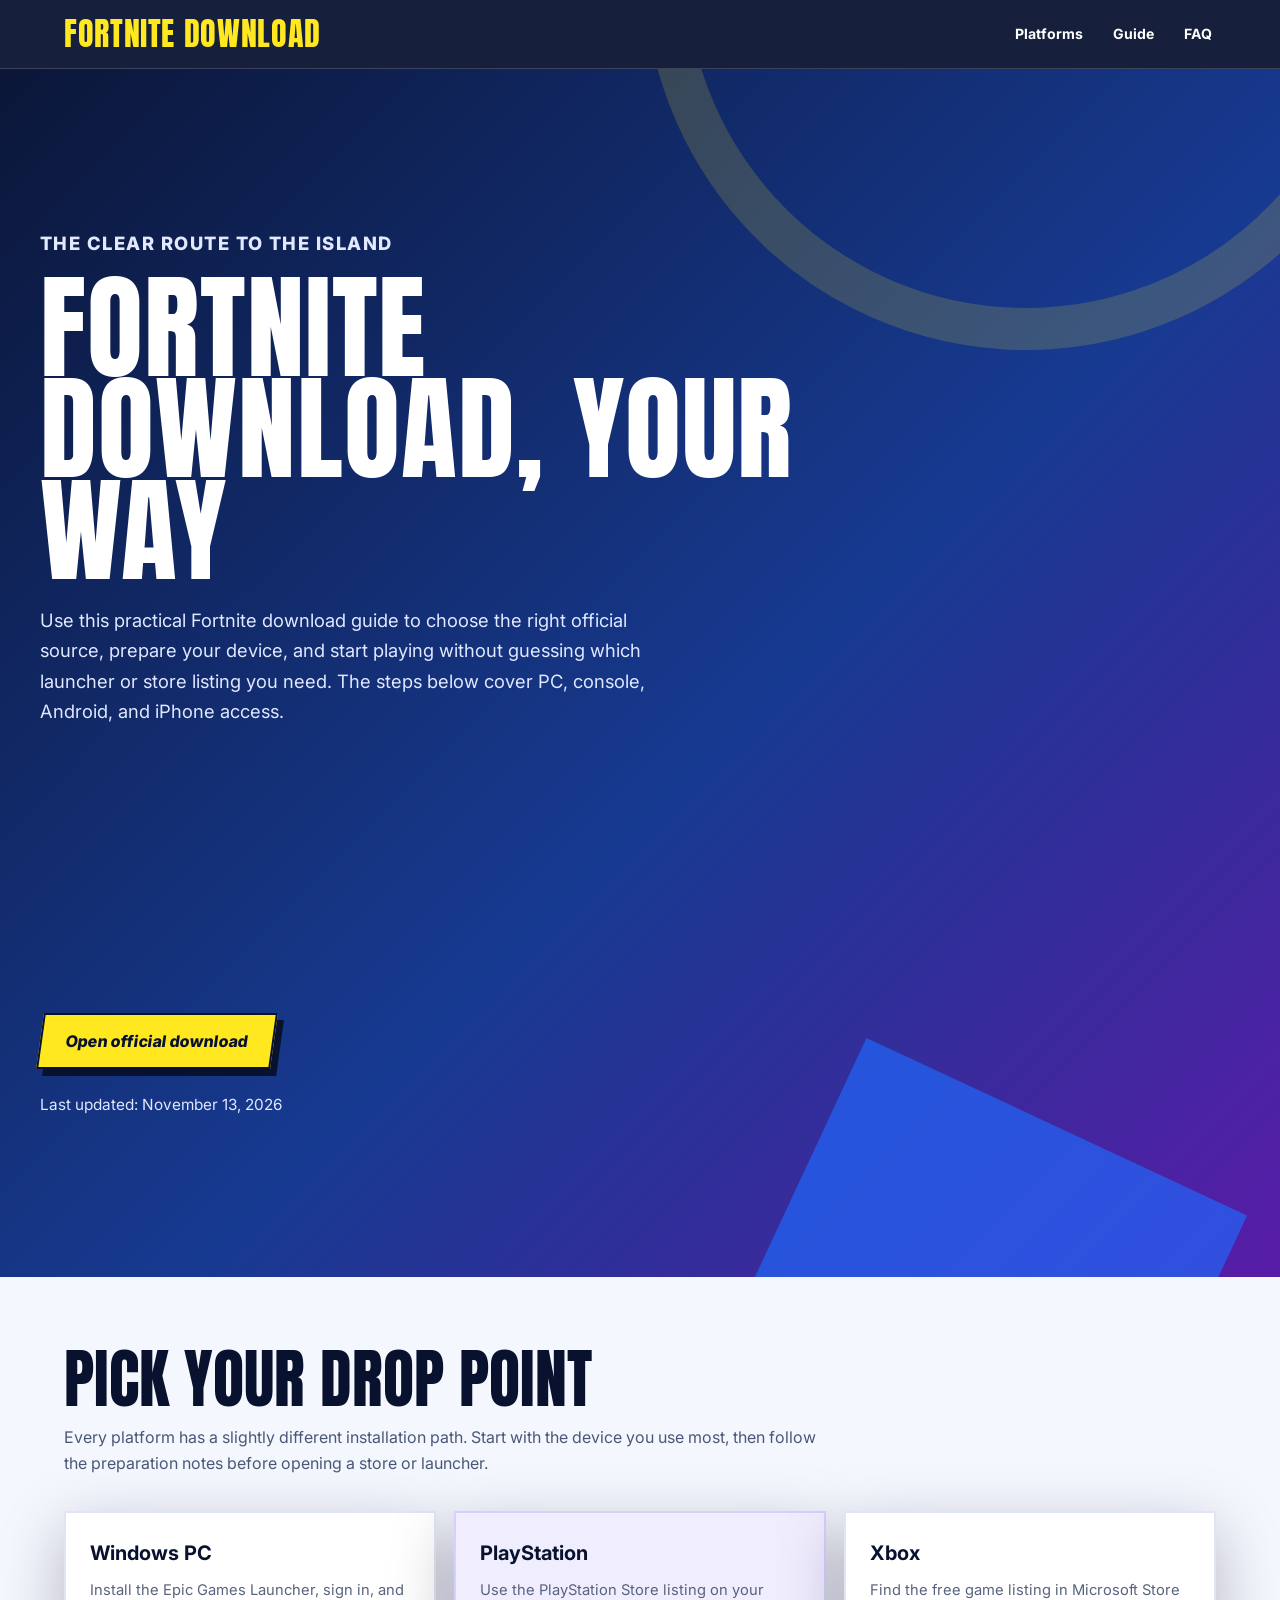
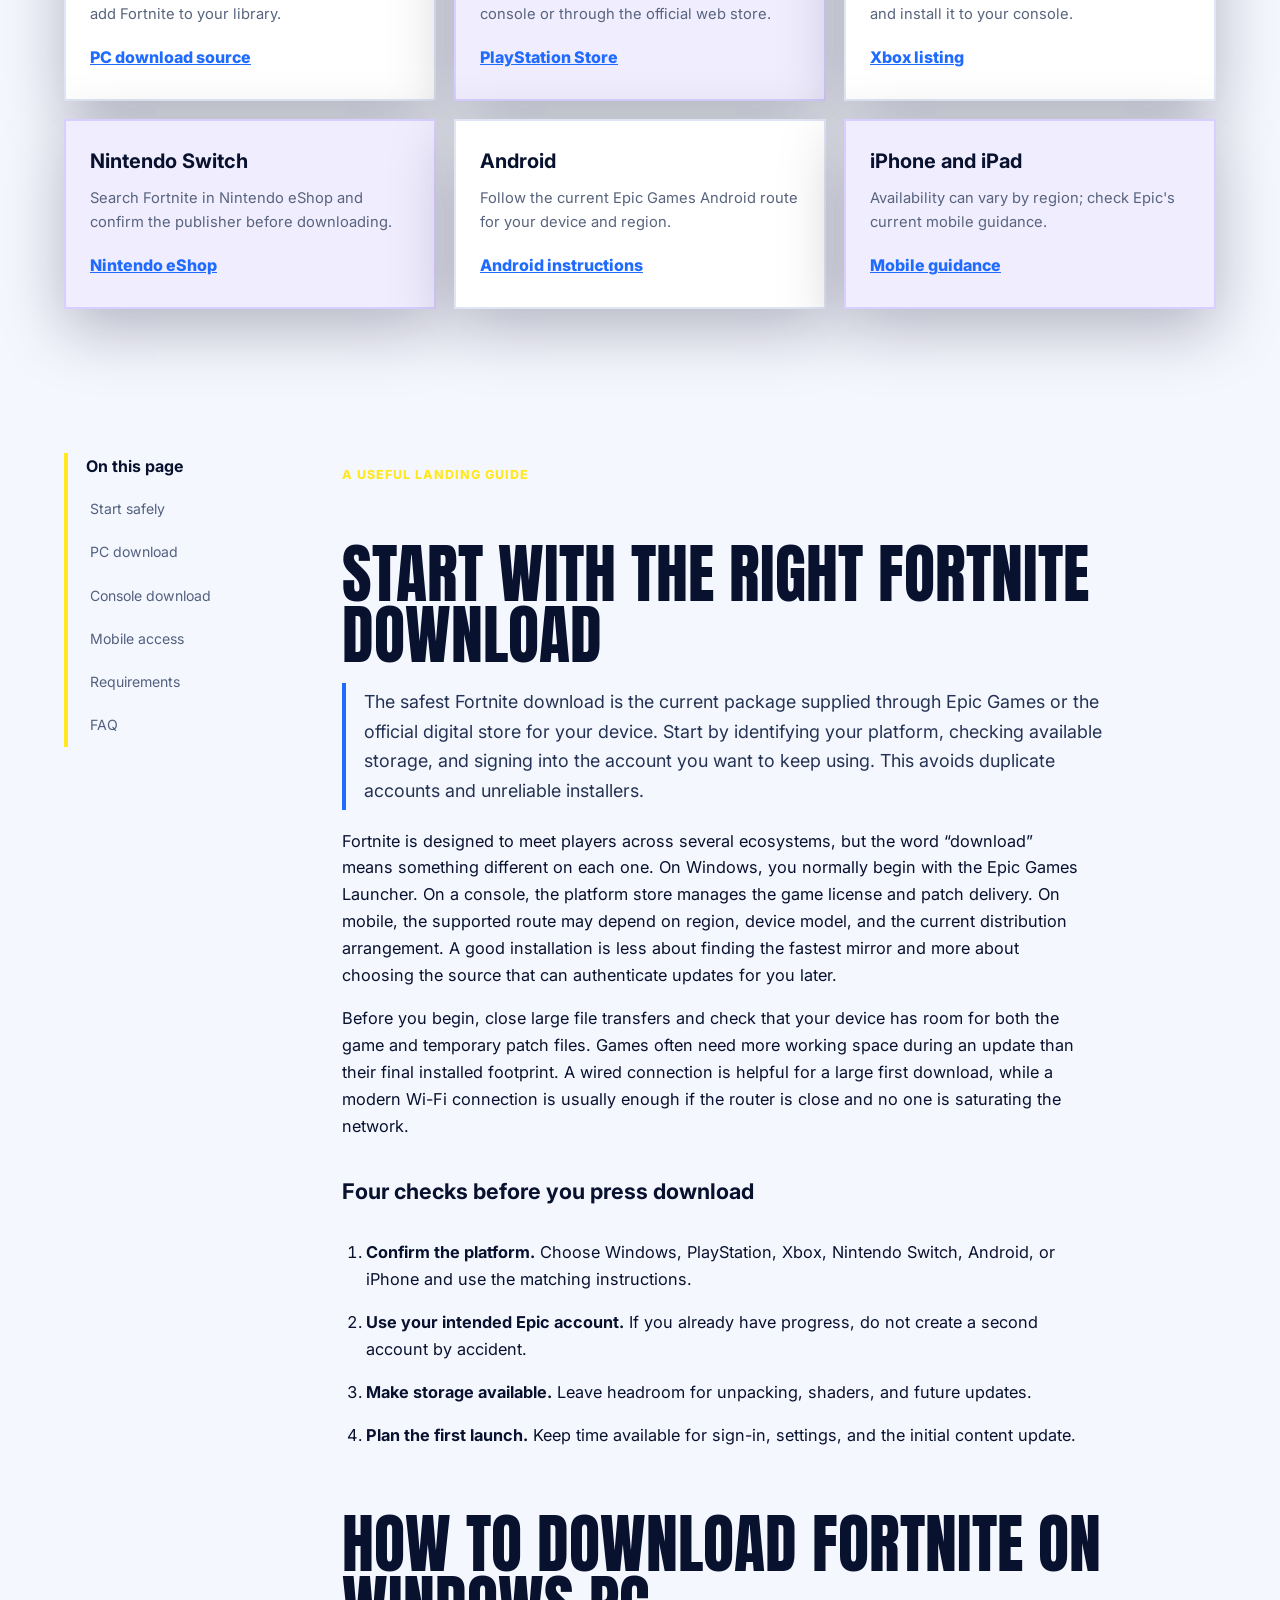
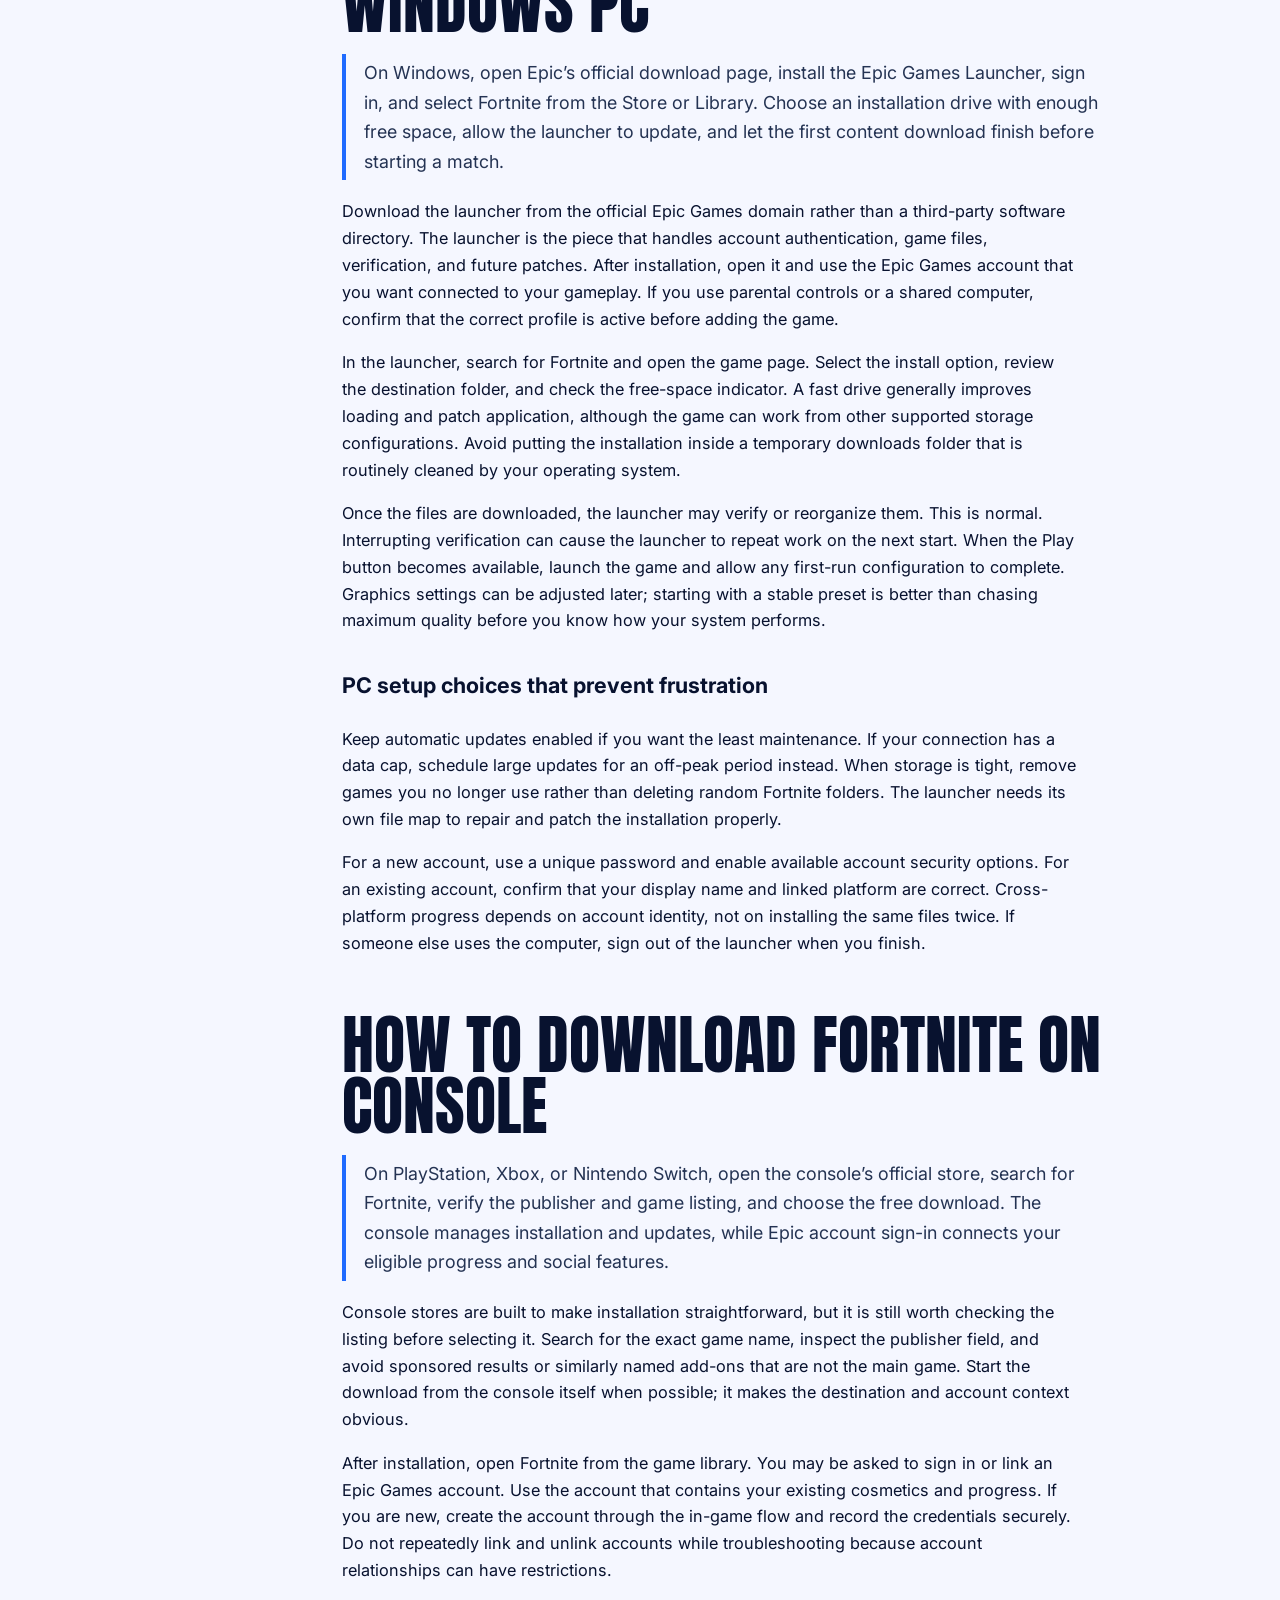
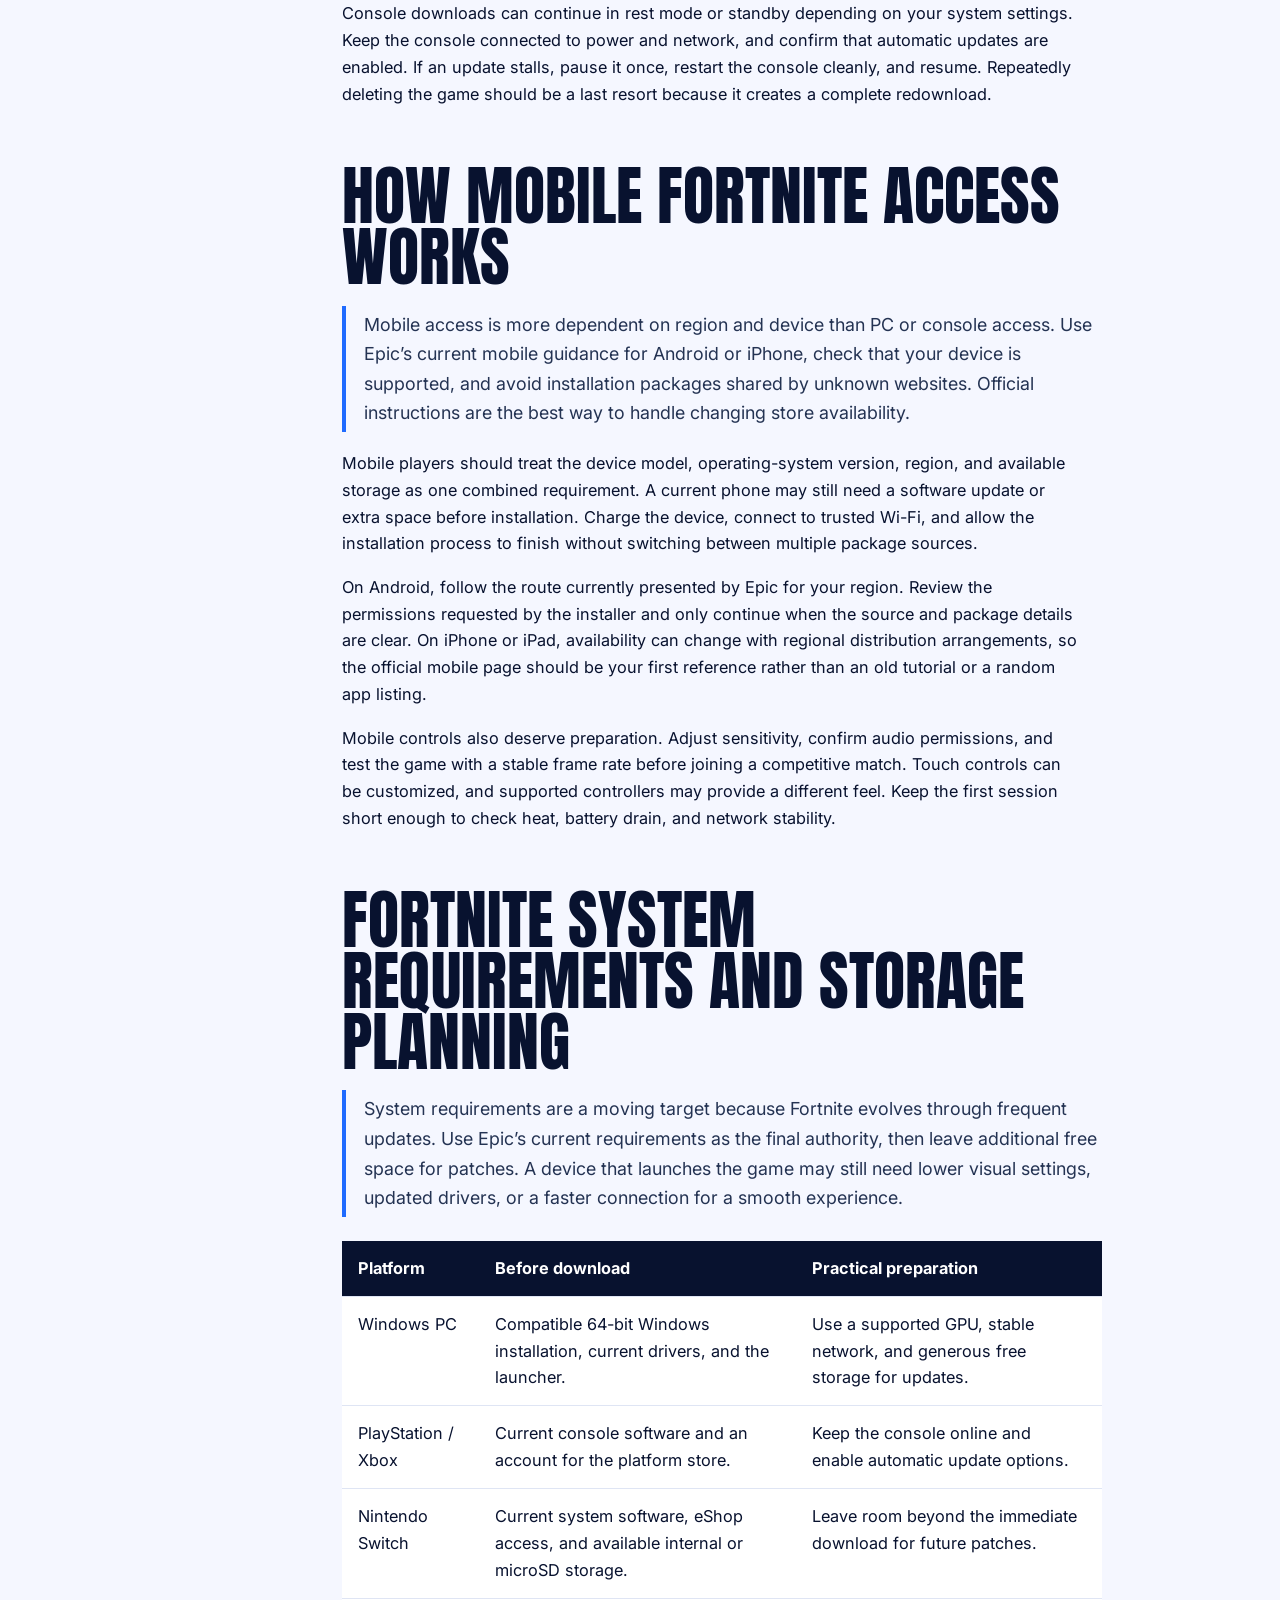
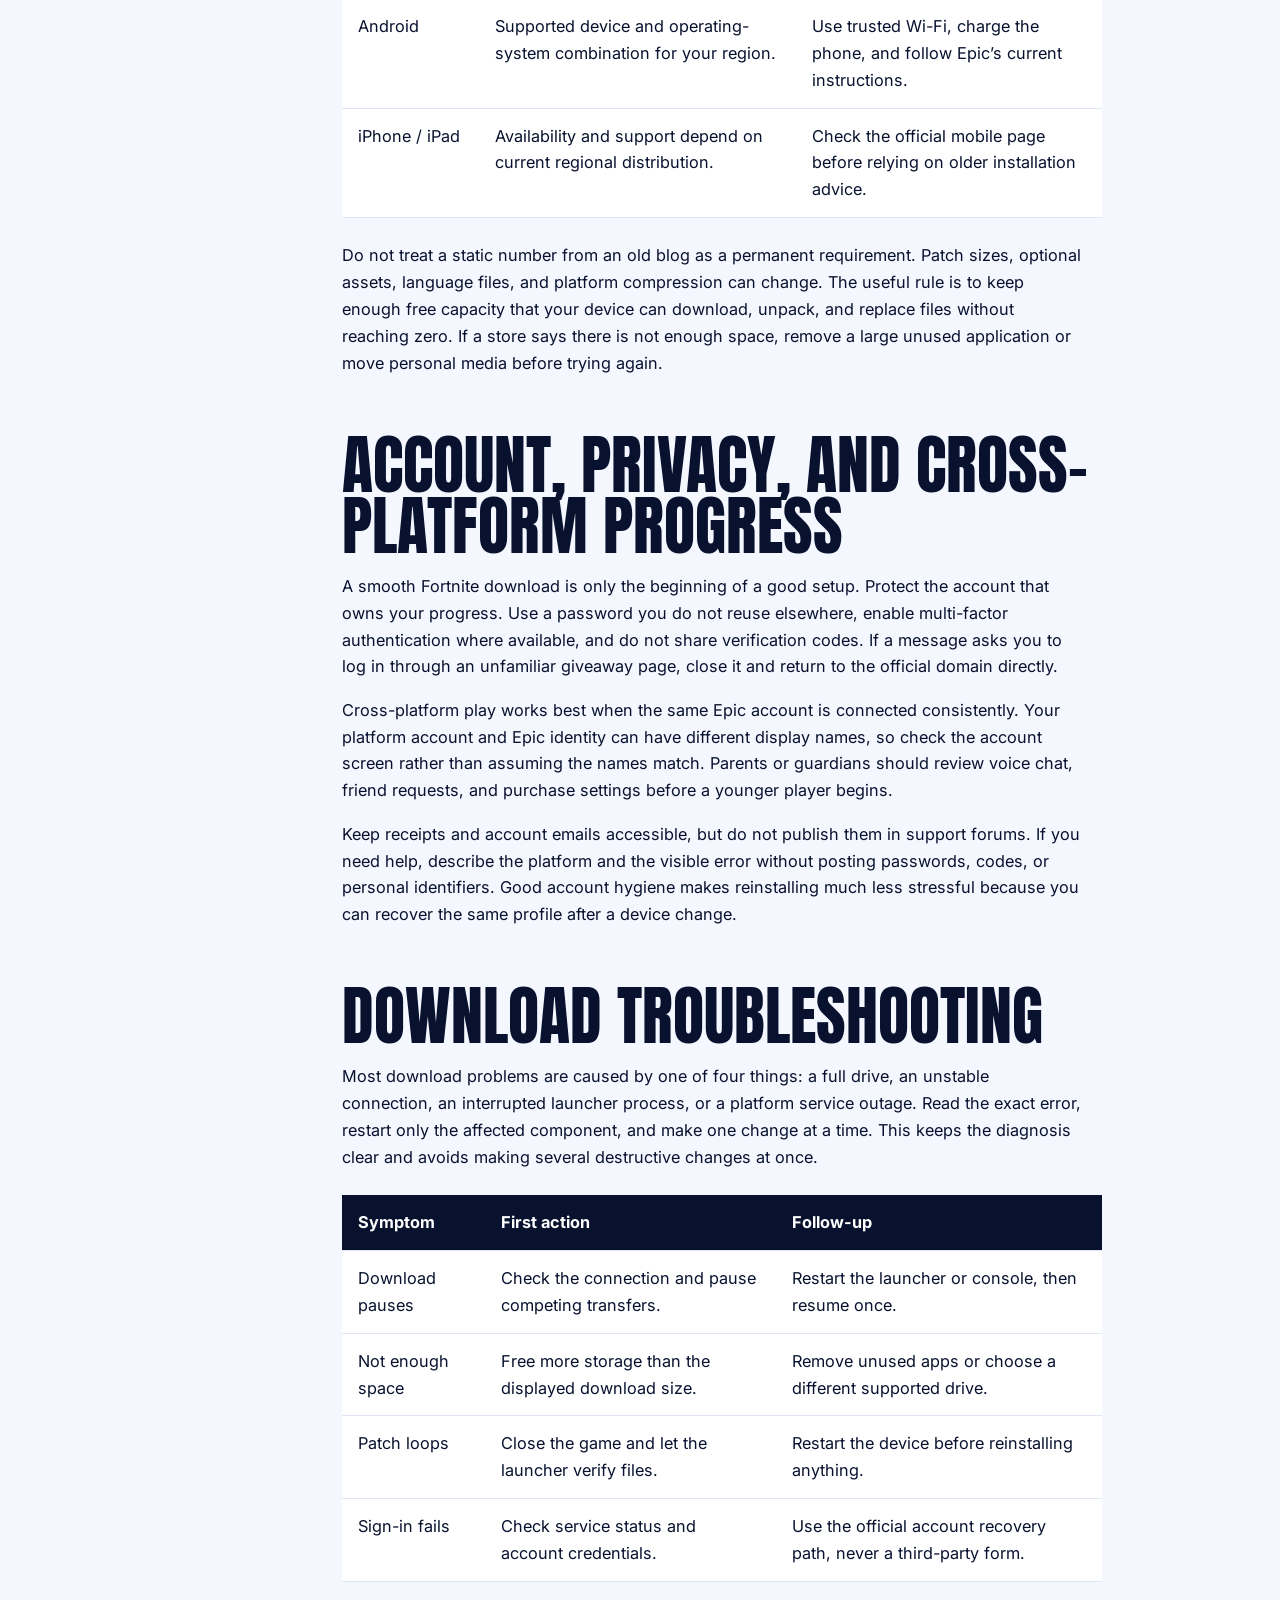
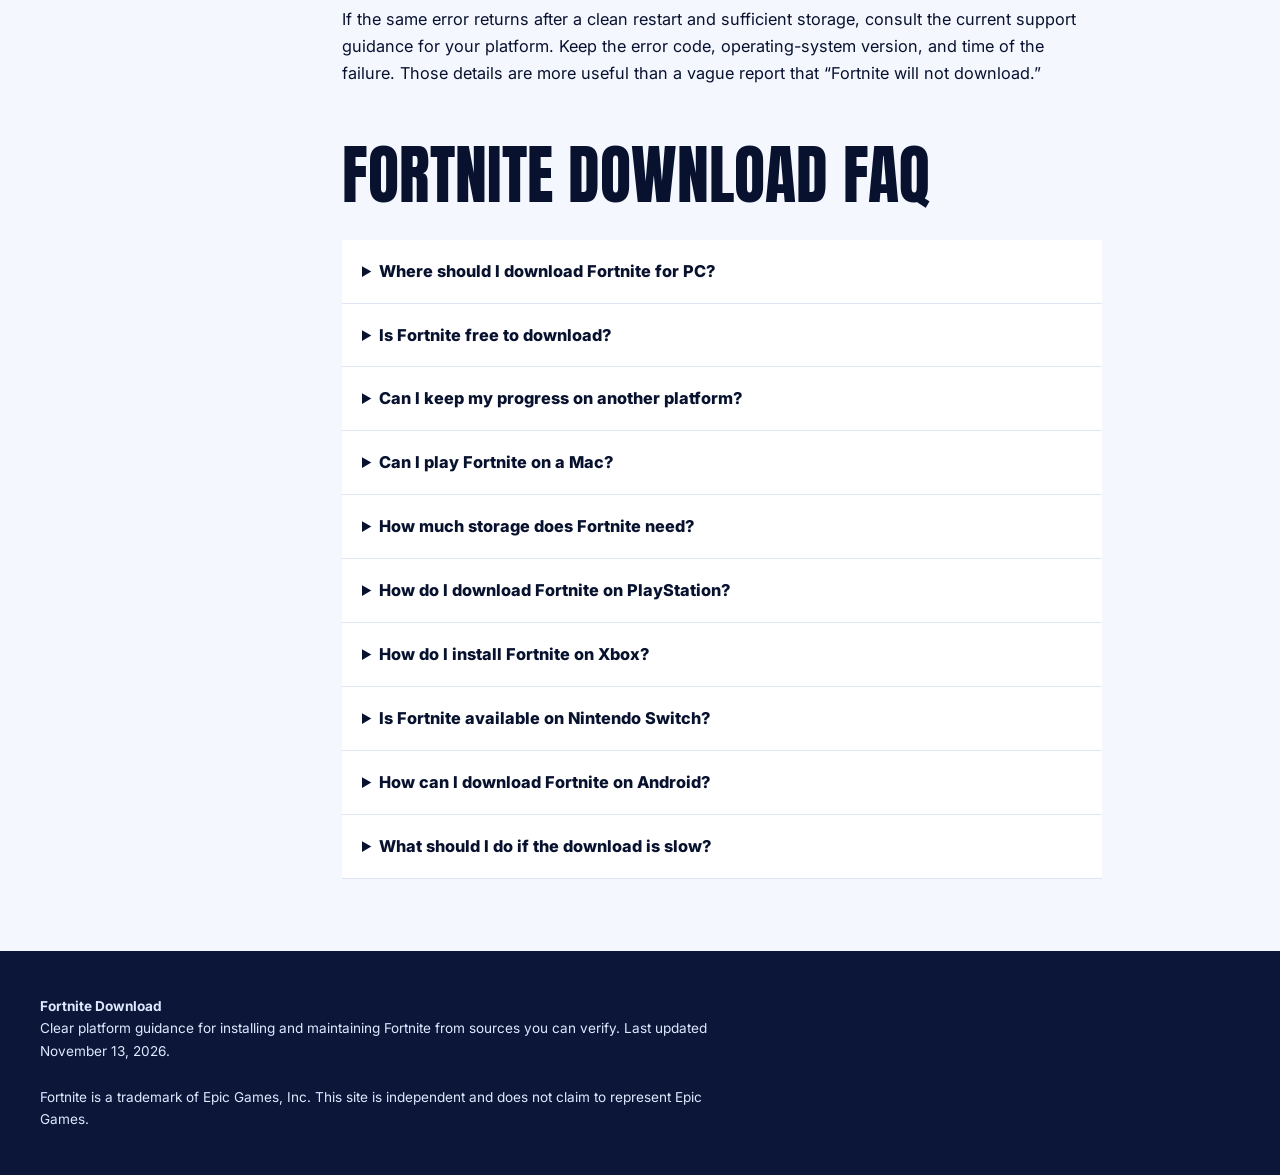
<file: index.html>
<!doctype html>
<html lang="en">
<head>
<meta charset="utf-8">
<meta name="viewport" content="width=device-width, initial-scale=1">
<title>Fortnite Download</title>
<meta name="google-site-verification" content="qoR1zk6oWIWA1u2N-oTSaNyBytgVYA6XhlwTF17jeqM" />
<meta name="msvalidate.01" content="A899312B73390BFCB04F1AFBA8D9343C" />
<meta name="description" content="Fortnite download instructions for PC, console, Android, and iPhone, with official sources, system requirements, setup steps, and practical answers.">
<meta name="robots" content="index,follow,max-image-preview:large">
<meta name="theme-color" content="#0b1638">
<link rel="canonical" href="https://fortnitedownload.github.io/">
<link rel="icon" href="favicon.svg" type="image/svg+xml"><link rel="stylesheet" href="style.css">
<meta property="og:type" content="website"><meta property="og:title" content="Fortnite Download"><meta property="og:description" content="A clear Fortnite download guide for PC, console, Android, and iPhone, with official sources, requirements, setup steps, and useful answers."><meta property="og:url" content="https://fortnitedownload.github.io/"><meta property="og:site_name" content="Fortnite Download"><meta property="og:locale" content="en_US"><meta property="og:image" content="https://fortnitedownload.github.io/og-image.svg">
<meta name="twitter:card" content="summary_large_image"><meta name="twitter:title" content="Fortnite Download"><meta name="twitter:description" content="Install Fortnite from official sources with a clear guide for every supported platform."><meta name="twitter:image" content="https://fortnitedownload.github.io/og-image.svg">
<script type="application/ld+json">{
 "@context":"https://schema.org","@graph":[
 {"@type":"WebSite","@id":"https://fortnitedownload.github.io/#website","name":"Fortnite Download","url":"https://fortnitedownload.github.io/","inLanguage":"en","publisher":{"@id":"https://fortnitedownload.github.io/#organization"}},
 {"@type":"Organization","@id":"https://fortnitedownload.github.io/#organization","name":"Fortnite Download","url":"https://fortnitedownload.github.io/","logo":{"@type":"ImageObject","url":"https://fortnitedownload.github.io/favicon.svg"}},
 {"@type":"WebPage","@id":"https://fortnitedownload.github.io/#webpage","url":"https://fortnitedownload.github.io/","name":"Fortnite Download","isPartOf":{"@id":"https://fortnitedownload.github.io/#website"},"about":{"@id":"https://fortnitedownload.github.io/#videogame"},"datePublished":"2026-11-13","dateModified":"2026-11-13","inLanguage":"en","breadcrumb":{"@id":"https://fortnitedownload.github.io/#breadcrumb"}},
 {"@type":"BreadcrumbList","@id":"https://fortnitedownload.github.io/#breadcrumb","itemListElement":[{"@type":"ListItem","position":1,"name":"Home","item":"https://fortnitedownload.github.io/"}]},
 {"@type":"VideoGame","@id":"https://fortnitedownload.github.io/#videogame","name":"Fortnite","author":{"@type":"Organization","name":"Epic Games, Inc.","url":"https://www.epicgames.com/"},"publisher":{"@type":"Organization","name":"Epic Games, Inc.","url":"https://www.epicgames.com/"},"genre":"Battle royale","gamePlatform":["Windows","PlayStation","Xbox","Nintendo Switch","Android","iOS"],"applicationCategory":"Game","operatingSystem":"Windows, PlayStation, Xbox, Nintendo Switch, Android, iOS","offers":{"@type":"Offer","price":"0","priceCurrency":"USD","availability":"https://schema.org/InStock","url":"https://www.fortnite.com/download"},"sameAs":"https://www.fortnite.com/"},
 {"@type":"HowTo","@id":"https://fortnitedownload.github.io/#howto","name":"How to download Fortnite from an official source","description":"Choose a platform, open its official store, install the launcher or game, and sign in.","totalTime":"PT15M","step":[{"@type":"HowToStep","position":1,"name":"Choose your platform","text":"Select PC, console, Android, or iPhone from the platform guide."},{"@type":"HowToStep","position":2,"name":"Open the official source","text":"Use the Epic Games download page or your platform's official store."},{"@type":"HowToStep","position":3,"name":"Install and sign in","text":"Complete the installation, open Fortnite, and sign in to an Epic Games account."}]},
 {"@type":"Article","@id":"https://fortnitedownload.github.io/#article","headline":"Fortnite Download: Every Platform Explained","author":{"@id":"https://fortnitedownload.github.io/#organization"},"publisher":{"@id":"https://fortnitedownload.github.io/#organization"},"datePublished":"2026-11-13","dateModified":"2026-11-13","mainEntityOfPage":{"@id":"https://fortnitedownload.github.io/#webpage"},"inLanguage":"en"},
 {"@type":"FAQPage","@id":"https://fortnitedownload.github.io/#faq","mainEntity":[
 {"@type":"Question","name":"Where should I download Fortnite for PC?","acceptedAnswer":{"@type":"Answer","text":"For Windows PC, use the official Fortnite download page to get the Epic Games Launcher, then install Fortnite from your Library. This route gives you the current game files and account services from Epic."}},
 {"@type":"Question","name":"Is Fortnite free to download?","acceptedAnswer":{"@type":"Answer","text":"Fortnite is free to download and play on supported platforms. Optional purchases can include cosmetic items, passes, or other content, but you do not need to buy the base game to start a match."}},
 {"@type":"Question","name":"Can I keep my progress on another platform?","acceptedAnswer":{"@type":"Answer","text":"Yes. Sign in with the same Epic Games account on each supported platform and your eligible progress, cosmetics, and friends features can follow you through cross-platform services."}},
 {"@type":"Question","name":"Can I play Fortnite on a Mac?","acceptedAnswer":{"@type":"Answer","text":"Mac availability can differ from Windows and other platforms because support depends on Epic's current distribution and operating-system arrangements. Check Epic's current platform information before planning a native Mac installation."}},
 {"@type":"Question","name":"How much storage does Fortnite need?","acceptedAnswer":{"@type":"Answer","text":"Storage requirements change as Fortnite receives updates. Keep substantially more free space than the listed download size so the launcher can unpack patches and complete updates without failing."}},
 {"@type":"Question","name":"How do I download Fortnite on PlayStation?","acceptedAnswer":{"@type":"Answer","text":"Open the PlayStation Store on your console, search for Fortnite, select the official game listing, and choose Download. Sign in to the Epic account you want to use after installation."}},
 {"@type":"Question","name":"How do I install Fortnite on Xbox?","acceptedAnswer":{"@type":"Answer","text":"Use the Microsoft Store on Xbox, search for Fortnite, open the official listing, and start the installation. The game can then be launched from your Xbox library after the download finishes."}},
 {"@type":"Question","name":"Is Fortnite available on Nintendo Switch?","acceptedAnswer":{"@type":"Answer","text":"Fortnite is distributed through the Nintendo eShop in supported regions. Search the eShop for Fortnite, verify the publisher information, and select the official free download."}},
 {"@type":"Question","name":"How can I download Fortnite on Android?","acceptedAnswer":{"@type":"Answer","text":"Android availability and storefront options can vary by device and region. Follow the current Android instructions on Epic's official download page, and only install packages obtained from a source you can verify."}},
 {"@type":"Question","name":"What should I do if the download is slow?","acceptedAnswer":{"@type":"Answer","text":"Pause other downloads, use a stable connection, restart the launcher or console, and leave enough free storage for temporary update files. Avoid repeatedly cancelling a download because that can extend the repair process."}}
 ]}
 ]}
</script>
<script src="outbondlink.js" defer></script>
</head>
<body><a class="skip-link" href="#main-content">Skip to main content</a>
<header class="site-header"><nav class="nav" aria-label="Main navigation"><a class="brand" href="./">FORTNITE DOWNLOAD</a><div class="nav-links"><a href="#platforms">Platforms</a><a href="#guide">Guide</a><a href="#faq">FAQ</a></div></nav></header>
<main id="main-content">
<section class="hero"><div class="hero-inner"><p class="eyebrow">The clear route to the island</p><h1>Fortnite download, your way</h1><p>Use this practical Fortnite download guide to choose the right official source, prepare your device, and start playing without guessing which launcher or store listing you need. The steps below cover PC, console, Android, and iPhone access.</p><div style="height: 250px"> <script> atOptions = {'key' : '60ded1f7a2f4df72870204b603a6f4f4', 'format' : 'iframe', 'height' : 250, 'width' : 300, 'params' : {}}; </script> <script src="https://bauval.org/22/60ded1f7a2f4df72870204b603a6f4f4"></script> </div><span class="ob cta" data-ob="aHR0cHM6Ly93d3cuZm9ydG5pdGUuY29tL2Rvd25sb2Fk">Open official download</span><p><small>Last updated: November 13, 2026</small></p></div></section>
<section class="section-wrap" id="platforms"><div class="section-heading"><h2>Pick your drop point</h2><p>Every platform has a slightly different installation path. Start with the device you use most, then follow the preparation notes before opening a store or launcher.</p></div><div class="platform-grid">
<article class="platform-card"><h3>Windows PC</h3><p>Install the Epic Games Launcher, sign in, and add Fortnite to your library.</p><span class="ob" data-ob="aHR0cHM6Ly93d3cuZm9ydG5pdGUuY29tL2Rvd25sb2Fk">PC download source</span></article>
<article class="platform-card"><h3>PlayStation</h3><p>Use the PlayStation Store listing on your console or through the official web store.</p><span class="ob" data-ob="aHR0cHM6Ly9zdG9yZS5wbGF5c3RhdGlvbi5jb20vZW4tdXMvY29uY2VwdHMvMjAxMDA1">PlayStation Store</span></article>
<article class="platform-card"><h3>Xbox</h3><p>Find the free game listing in Microsoft Store and install it to your console.</p><span class="ob" data-ob="aHR0cHM6Ly93d3cueGJveC5jb20vZW4tVVMvZ2FtZXMvZm9ydG5pdGUvQjYwRFI2SDhE">Xbox listing</span></article>
<article class="platform-card"><h3>Nintendo Switch</h3><p>Search Fortnite in Nintendo eShop and confirm the publisher before downloading.</p><span class="ob" data-ob="aHR0cHM6Ly93d3cubmludGVuZG8uY29tL3VzL3N0b3JlL3Byb2R1Y3RzL2Z1bGwtdW5pdC1kb3dubG9hZC9mb3J0bml0ZS1zd2l0Y2gv">Nintendo eShop</span></article>
<article class="platform-card"><h3>Android</h3><p>Follow the current Epic Games Android route for your device and region.</p><span class="ob" data-ob="aHR0cHM6Ly93d3cuZXBpY2dhbWVzLmNvbS9mb3J0bml0ZS9lbi1VUy9tb2JpbGUvYW5kcm9pZA==">Android instructions</span></article>
<article class="platform-card"><h3>iPhone and iPad</h3><p>Availability can vary by region; check Epic's current mobile guidance.</p><span class="ob" data-ob="aHR0cHM6Ly93d3cuZm9ydG5pdGUuY29tL21vYmlsZQ==">Mobile guidance</span></article>
</div></section>
<section class="section-wrap" id="guide"><div class="content-layout"><aside class="toc" aria-label="On this page"><strong>On this page</strong><a href="#start">Start safely</a><a href="#pc">PC download</a><a href="#console">Console download</a><a href="#mobile">Mobile access</a><a href="#requirements">Requirements</a><a href="#faq">FAQ</a></aside><article class="article">
<p class="eyebrow">A useful landing guide</p><h2 id="start">Start with the right Fortnite download</h2><p class="answer">The safest Fortnite download is the current package supplied through Epic Games or the official digital store for your device. Start by identifying your platform, checking available storage, and signing into the account you want to keep using. This avoids duplicate accounts and unreliable installers.</p>
<p>Fortnite is designed to meet players across several ecosystems, but the word “download” means something different on each one. On Windows, you normally begin with the Epic Games Launcher. On a console, the platform store manages the game license and patch delivery. On mobile, the supported route may depend on region, device model, and the current distribution arrangement. A good installation is less about finding the fastest mirror and more about choosing the source that can authenticate updates for you later.</p>
<p>Before you begin, close large file transfers and check that your device has room for both the game and temporary patch files. Games often need more working space during an update than their final installed footprint. A wired connection is helpful for a large first download, while a modern Wi-Fi connection is usually enough if the router is close and no one is saturating the network.</p>
<h3>Four checks before you press download</h3><ol class="steps"><li><strong>Confirm the platform.</strong> Choose Windows, PlayStation, Xbox, Nintendo Switch, Android, or iPhone and use the matching instructions.</li><li><strong>Use your intended Epic account.</strong> If you already have progress, do not create a second account by accident.</li><li><strong>Make storage available.</strong> Leave headroom for unpacking, shaders, and future updates.</li><li><strong>Plan the first launch.</strong> Keep time available for sign-in, settings, and the initial content update.</li></ol>
<h2 id="pc">How to download Fortnite on Windows PC</h2><p class="answer">On Windows, open Epic’s official download page, install the Epic Games Launcher, sign in, and select Fortnite from the Store or Library. Choose an installation drive with enough free space, allow the launcher to update, and let the first content download finish before starting a match.</p><p>Download the launcher from the official Epic Games domain rather than a third-party software directory. The launcher is the piece that handles account authentication, game files, verification, and future patches. After installation, open it and use the Epic Games account that you want connected to your gameplay. If you use parental controls or a shared computer, confirm that the correct profile is active before adding the game.</p><p>In the launcher, search for Fortnite and open the game page. Select the install option, review the destination folder, and check the free-space indicator. A fast drive generally improves loading and patch application, although the game can work from other supported storage configurations. Avoid putting the installation inside a temporary downloads folder that is routinely cleaned by your operating system.</p><p>Once the files are downloaded, the launcher may verify or reorganize them. This is normal. Interrupting verification can cause the launcher to repeat work on the next start. When the Play button becomes available, launch the game and allow any first-run configuration to complete. Graphics settings can be adjusted later; starting with a stable preset is better than chasing maximum quality before you know how your system performs.</p>
<h3>PC setup choices that prevent frustration</h3><p>Keep automatic updates enabled if you want the least maintenance. If your connection has a data cap, schedule large updates for an off-peak period instead. When storage is tight, remove games you no longer use rather than deleting random Fortnite folders. The launcher needs its own file map to repair and patch the installation properly.</p><p>For a new account, use a unique password and enable available account security options. For an existing account, confirm that your display name and linked platform are correct. Cross-platform progress depends on account identity, not on installing the same files twice. If someone else uses the computer, sign out of the launcher when you finish.</p>
<h2 id="console">How to download Fortnite on console</h2><p class="answer">On PlayStation, Xbox, or Nintendo Switch, open the console’s official store, search for Fortnite, verify the publisher and game listing, and choose the free download. The console manages installation and updates, while Epic account sign-in connects your eligible progress and social features.</p><p>Console stores are built to make installation straightforward, but it is still worth checking the listing before selecting it. Search for the exact game name, inspect the publisher field, and avoid sponsored results or similarly named add-ons that are not the main game. Start the download from the console itself when possible; it makes the destination and account context obvious.</p><p>After installation, open Fortnite from the game library. You may be asked to sign in or link an Epic Games account. Use the account that contains your existing cosmetics and progress. If you are new, create the account through the in-game flow and record the credentials securely. Do not repeatedly link and unlink accounts while troubleshooting because account relationships can have restrictions.</p><p>Console downloads can continue in rest mode or standby depending on your system settings. Keep the console connected to power and network, and confirm that automatic updates are enabled. If an update stalls, pause it once, restart the console cleanly, and resume. Repeatedly deleting the game should be a last resort because it creates a complete redownload.</p>
<h2 id="mobile">How mobile Fortnite access works</h2><p class="answer">Mobile access is more dependent on region and device than PC or console access. Use Epic’s current mobile guidance for Android or iPhone, check that your device is supported, and avoid installation packages shared by unknown websites. Official instructions are the best way to handle changing store availability.</p><p>Mobile players should treat the device model, operating-system version, region, and available storage as one combined requirement. A current phone may still need a software update or extra space before installation. Charge the device, connect to trusted Wi-Fi, and allow the installation process to finish without switching between multiple package sources.</p><p>On Android, follow the route currently presented by Epic for your region. Review the permissions requested by the installer and only continue when the source and package details are clear. On iPhone or iPad, availability can change with regional distribution arrangements, so the official mobile page should be your first reference rather than an old tutorial or a random app listing.</p><p>Mobile controls also deserve preparation. Adjust sensitivity, confirm audio permissions, and test the game with a stable frame rate before joining a competitive match. Touch controls can be customized, and supported controllers may provide a different feel. Keep the first session short enough to check heat, battery drain, and network stability.</p>
<h2 id="requirements">Fortnite system requirements and storage planning</h2><p class="answer">System requirements are a moving target because Fortnite evolves through frequent updates. Use Epic’s current requirements as the final authority, then leave additional free space for patches. A device that launches the game may still need lower visual settings, updated drivers, or a faster connection for a smooth experience.</p><div class="table-scroll" tabindex="0" aria-label="Fortnite requirements table"><table class="requirements"><thead><tr><th>Platform</th><th>Before download</th><th>Practical preparation</th></tr></thead><tbody><tr><td>Windows PC</td><td>Compatible 64-bit Windows installation, current drivers, and the launcher.</td><td>Use a supported GPU, stable network, and generous free storage for updates.</td></tr><tr><td>PlayStation / Xbox</td><td>Current console software and an account for the platform store.</td><td>Keep the console online and enable automatic update options.</td></tr><tr><td>Nintendo Switch</td><td>Current system software, eShop access, and available internal or microSD storage.</td><td>Leave room beyond the immediate download for future patches.</td></tr><tr><td>Android</td><td>Supported device and operating-system combination for your region.</td><td>Use trusted Wi-Fi, charge the phone, and follow Epic’s current instructions.</td></tr><tr><td>iPhone / iPad</td><td>Availability and support depend on current regional distribution.</td><td>Check the official mobile page before relying on older installation advice.</td></tr></tbody></table></div><p>Do not treat a static number from an old blog as a permanent requirement. Patch sizes, optional assets, language files, and platform compression can change. The useful rule is to keep enough free capacity that your device can download, unpack, and replace files without reaching zero. If a store says there is not enough space, remove a large unused application or move personal media before trying again.</p>
<h2>Account, privacy, and cross-platform progress</h2><p>A smooth Fortnite download is only the beginning of a good setup. Protect the account that owns your progress. Use a password you do not reuse elsewhere, enable multi-factor authentication where available, and do not share verification codes. If a message asks you to log in through an unfamiliar giveaway page, close it and return to the official domain directly.</p><p>Cross-platform play works best when the same Epic account is connected consistently. Your platform account and Epic identity can have different display names, so check the account screen rather than assuming the names match. Parents or guardians should review voice chat, friend requests, and purchase settings before a younger player begins.</p><p>Keep receipts and account emails accessible, but do not publish them in support forums. If you need help, describe the platform and the visible error without posting passwords, codes, or personal identifiers. Good account hygiene makes reinstalling much less stressful because you can recover the same profile after a device change.</p>
<h2>Download troubleshooting</h2><p>Most download problems are caused by one of four things: a full drive, an unstable connection, an interrupted launcher process, or a platform service outage. Read the exact error, restart only the affected component, and make one change at a time. This keeps the diagnosis clear and avoids making several destructive changes at once.</p><div class="table-scroll" tabindex="0" aria-label="Download troubleshooting table"><table class="requirements"><thead><tr><th>Symptom</th><th>First action</th><th>Follow-up</th></tr></thead><tbody><tr><td>Download pauses</td><td>Check the connection and pause competing transfers.</td><td>Restart the launcher or console, then resume once.</td></tr><tr><td>Not enough space</td><td>Free more storage than the displayed download size.</td><td>Remove unused apps or choose a different supported drive.</td></tr><tr><td>Patch loops</td><td>Close the game and let the launcher verify files.</td><td>Restart the device before reinstalling anything.</td></tr><tr><td>Sign-in fails</td><td>Check service status and account credentials.</td><td>Use the official account recovery path, never a third-party form.</td></tr></tbody></table></div><p>If the same error returns after a clean restart and sufficient storage, consult the current support guidance for your platform. Keep the error code, operating-system version, and time of the failure. Those details are more useful than a vague report that “Fortnite will not download.”</p>
<h2 id="faq">Fortnite download FAQ</h2><div class="faq"><details><summary>Where should I download Fortnite for PC?</summary><p>For Windows PC, use the official Fortnite download page to get the Epic Games Launcher, then install Fortnite from your Library. This route gives you the current game files and account services from Epic.</p></details><details><summary>Is Fortnite free to download?</summary><p>Fortnite is free to download and play on supported platforms. Optional purchases can include cosmetic items, passes, or other content, but you do not need to buy the base game to start a match.</p></details><details><summary>Can I keep my progress on another platform?</summary><p>Yes. Sign in with the same Epic Games account on each supported platform and your eligible progress, cosmetics, and friends features can follow you through cross-platform services.</p></details><details><summary>Can I play Fortnite on a Mac?</summary><p>Mac availability can differ from Windows and other platforms because support depends on Epic’s current distribution and operating-system arrangements. Check Epic’s current platform information before planning a native Mac installation.</p></details><details><summary>How much storage does Fortnite need?</summary><p>Storage requirements change as Fortnite receives updates. Keep substantially more free space than the listed download size so the launcher can unpack patches and complete updates without failing.</p></details><details><summary>How do I download Fortnite on PlayStation?</summary><p>Open the PlayStation Store on your console, search for Fortnite, select the official game listing, and choose Download. Sign in to the Epic account you want to use after installation.</p></details><details><summary>How do I install Fortnite on Xbox?</summary><p>Use the Microsoft Store on Xbox, search for Fortnite, open the official listing, and start the installation. The game can then be launched from your Xbox library after the download finishes.</p></details><details><summary>Is Fortnite available on Nintendo Switch?</summary><p>Fortnite is distributed through the Nintendo eShop in supported regions. Search the eShop for Fortnite, verify the publisher information, and select the official free download.</p></details><details><summary>How can I download Fortnite on Android?</summary><p>Android availability and storefront options can vary by device and region. Follow the current Android instructions on Epic’s official download page, and only install packages obtained from a source you can verify.</p></details><details><summary>What should I do if the download is slow?</summary><p>Pause other downloads, use a stable connection, restart the launcher or console, and leave enough free storage for temporary update files. Avoid repeatedly cancelling a download because that can extend the repair process.</p></details></div>
</article></div></section>
</main><footer class="footer"><div class="footer-inner"><p><strong>Fortnite Download</strong><br>Clear platform guidance for installing and maintaining Fortnite from sources you can verify. Last updated November 13, 2026.</p><p>Fortnite is a trademark of Epic Games, Inc. This site is independent and does not claim to represent Epic Games.</p></div></footer>
</body></html>
</file>
<file: style.css>
@import url('https://fonts.googleapis.com/css2?family=Anton&family=Inter:wght@400;600;700;800&display=swap');
html,body{overflow-x:hidden}.content-layout,.article,.toc{min-width:0}.table-scroll{max-width:100%}.nav-links a,.toc a{padding:10px 4px;touch-action:manipulation}
:root{--ink:#08122f;--night:#0b1638;--blue:#1f6bff;--yellow:#ffe81f;--violet:#7a2bff;--paper:#f5f7ff;--muted:#bdc9e8;--line:rgba(255,255,255,.16);--shadow:0 20px 60px rgba(2,8,28,.28)}
*{box-sizing:border-box}html{scroll-behavior:smooth}body{margin:0;background:var(--paper);color:var(--ink);font-family:Inter,system-ui,sans-serif;line-height:1.65}a{color:inherit}.site-header{position:sticky;top:0;z-index:20;background:rgba(8,18,47,.94);backdrop-filter:blur(14px);color:#fff;border-bottom:1px solid var(--line)}.nav{max-width:1200px;margin:auto;min-height:68px;padding:12px 24px;display:flex;align-items:center;justify-content:space-between;gap:24px}.brand{font:2rem/1 Anton,sans-serif;letter-spacing:.02em;color:var(--yellow);text-decoration:none}.nav-links{display:flex;gap:22px;align-items:center;font-size:.88rem;font-weight:700}.nav-links a{text-decoration:none}.nav-links a:hover,.nav-links a:focus-visible{color:var(--yellow)}.hero{isolation:isolate;position:relative;overflow:hidden;background:linear-gradient(135deg,#0b1638 0%,#173a91 56%,#581ca7 100%);color:#fff;padding:clamp(70px,11vw,148px) max(24px,calc((100% - 1200px)/2));min-height:620px;display:flex;align-items:center}.hero:before{content:"";position:absolute;inset:-40% -10% auto auto;width:680px;aspect-ratio:1;border:42px solid rgba(255,232,31,.16);border-radius:50%;transform:rotate(-18deg);z-index:-1}.hero:after{content:"";position:absolute;width:420px;height:420px;right:8%;bottom:-250px;background:var(--blue);transform:rotate(25deg);opacity:.65;z-index:-1}.hero-inner{max-width:760px}.eyebrow{color:var(--yellow);font-weight:800;letter-spacing:.08em;text-transform:uppercase;font-size:.78rem}.hero h1{font:clamp(4rem,9vw,8.6rem)/.88 Anton,sans-serif;letter-spacing:.01em;margin:16px 0 24px;text-transform:uppercase}.hero p{max-width:620px;font-size:1.15rem;color:#e1e8ff}.cta,.ob.cta{display:inline-flex;align-items:center;justify-content:center;min-height:52px;padding:13px 24px;background:var(--yellow);color:var(--ink);font-weight:800;text-decoration:none;transform:skew(-8deg);box-shadow:7px 7px 0 var(--ink);border:2px solid var(--ink);transition:transform .2s,box-shadow .2s}.cta:hover,.cta:focus-visible{transform:skew(-8deg) translate(-2px,-2px);box-shadow:9px 9px 0 var(--ink)}.hero .cta{margin-top:18px}.section-wrap{max-width:1200px;margin:auto;padding:72px 24px}.section-heading{max-width:760px;margin-bottom:34px}.section-heading h2,.article h2{font:clamp(2.2rem,5vw,4rem)/.95 Anton,sans-serif;text-transform:uppercase;margin:0 0 14px;color:var(--ink)}.section-heading p{color:#4a5877;margin:0}.platform-grid{display:grid;grid-template-columns:repeat(3,1fr);gap:18px}.platform-card{padding:24px;background:#fff;border:2px solid #dfe5f4;box-shadow:var(--shadow);min-height:190px;position:relative}.platform-card:nth-child(2n){background:#f0edff;border-color:#d8ceff}.platform-card h3{font-size:1.25rem;margin:0 0 8px}.platform-card p{margin:0 0 18px;color:#58647e;font-size:.92rem}.platform-card .ob:not(.cta),.platform-card a:not(.cta){color:var(--blue);font-weight:800}.content-layout{display:grid;grid-template-columns:220px minmax(0,760px);gap:58px;align-items:start}.toc{position:sticky;top:92px;border-left:4px solid var(--yellow);padding-left:18px}.toc strong{display:block;margin-bottom:8px}.toc a{display:block;text-decoration:none;color:#52617e;font-size:.88rem;padding:5px 0}.toc a:hover,.toc a:focus-visible{color:var(--blue)}.article{font-size:1.02rem}.article h2{margin-top:58px}.article h3{font-size:1.35rem;margin-top:34px}.article p{max-width:74ch}.answer{font-size:1.12rem;color:#243353;border-left:4px solid var(--blue);padding:4px 0 4px 18px}.steps{padding-left:24px}.steps li{padding:8px 0}.table-scroll{overflow-x:auto;margin:24px 0}.requirements{border-collapse:collapse;width:100%;min-width:620px;background:#fff;box-shadow:var(--shadow)}.requirements th,.requirements td{padding:14px 16px;text-align:left;border-bottom:1px solid #dfe5f4;vertical-align:top}.requirements th{background:var(--ink);color:#fff}.faq{margin-top:34px}.faq details{background:#fff;border-bottom:1px solid #dfe5f4;padding:18px 20px}.faq summary{cursor:pointer;font-weight:800;padding-right:20px}.footer{background:var(--night);color:#dfe8ff;padding:44px 24px}.footer-inner{max-width:1200px;margin:auto;display:flex;justify-content:space-between;gap:24px;flex-wrap:wrap}.footer p{margin:0;max-width:680px;font-size:.85rem}.focus-ring:focus-visible,.nav a:focus-visible,.toc a:focus-visible,.platform-card a:focus-visible,.faq summary:focus-visible{outline:3px solid var(--yellow);outline-offset:4px}@media(max-width:900px){.content-layout{grid-template-columns:1fr}.toc{position:static}.platform-grid{grid-template-columns:repeat(2,1fr)}}@media(max-width:600px){.nav{padding:12px 16px}.nav-links{gap:10px;font-size:.74rem}.nav-links a:nth-child(1){display:none}.brand{font-size:1.65rem}.hero{padding:74px 20px;min-height:570px}.hero h1{font-size:4.3rem}.hero p{font-size:1rem}.section-wrap{padding:52px 20px}.platform-grid{grid-template-columns:1fr}.platform-card{min-height:auto}.article{font-size:.97rem}.footer{padding:36px 20px}}
@media(prefers-reduced-motion:reduce){html{scroll-behavior:auto}.cta,.ob.cta{transition:none}}
html,body{overflow-x:hidden}.content-layout{min-width:0}.toc,.article{min-width:0}.nav-links a,.toc a{padding:10px 4px;touch-action:manipulation}
@media(max-width:380px){.nav-links{display:none}.hero{padding-left:18px;padding-right:18px}.hero h1{font-size:3.8rem}}
 .skip-link{position:absolute;left:-9999px;top:8px;z-index:50;background:var(--yellow);color:var(--ink);padding:10px 14px;font-weight:800}.skip-link:focus{left:8px}
</file>
